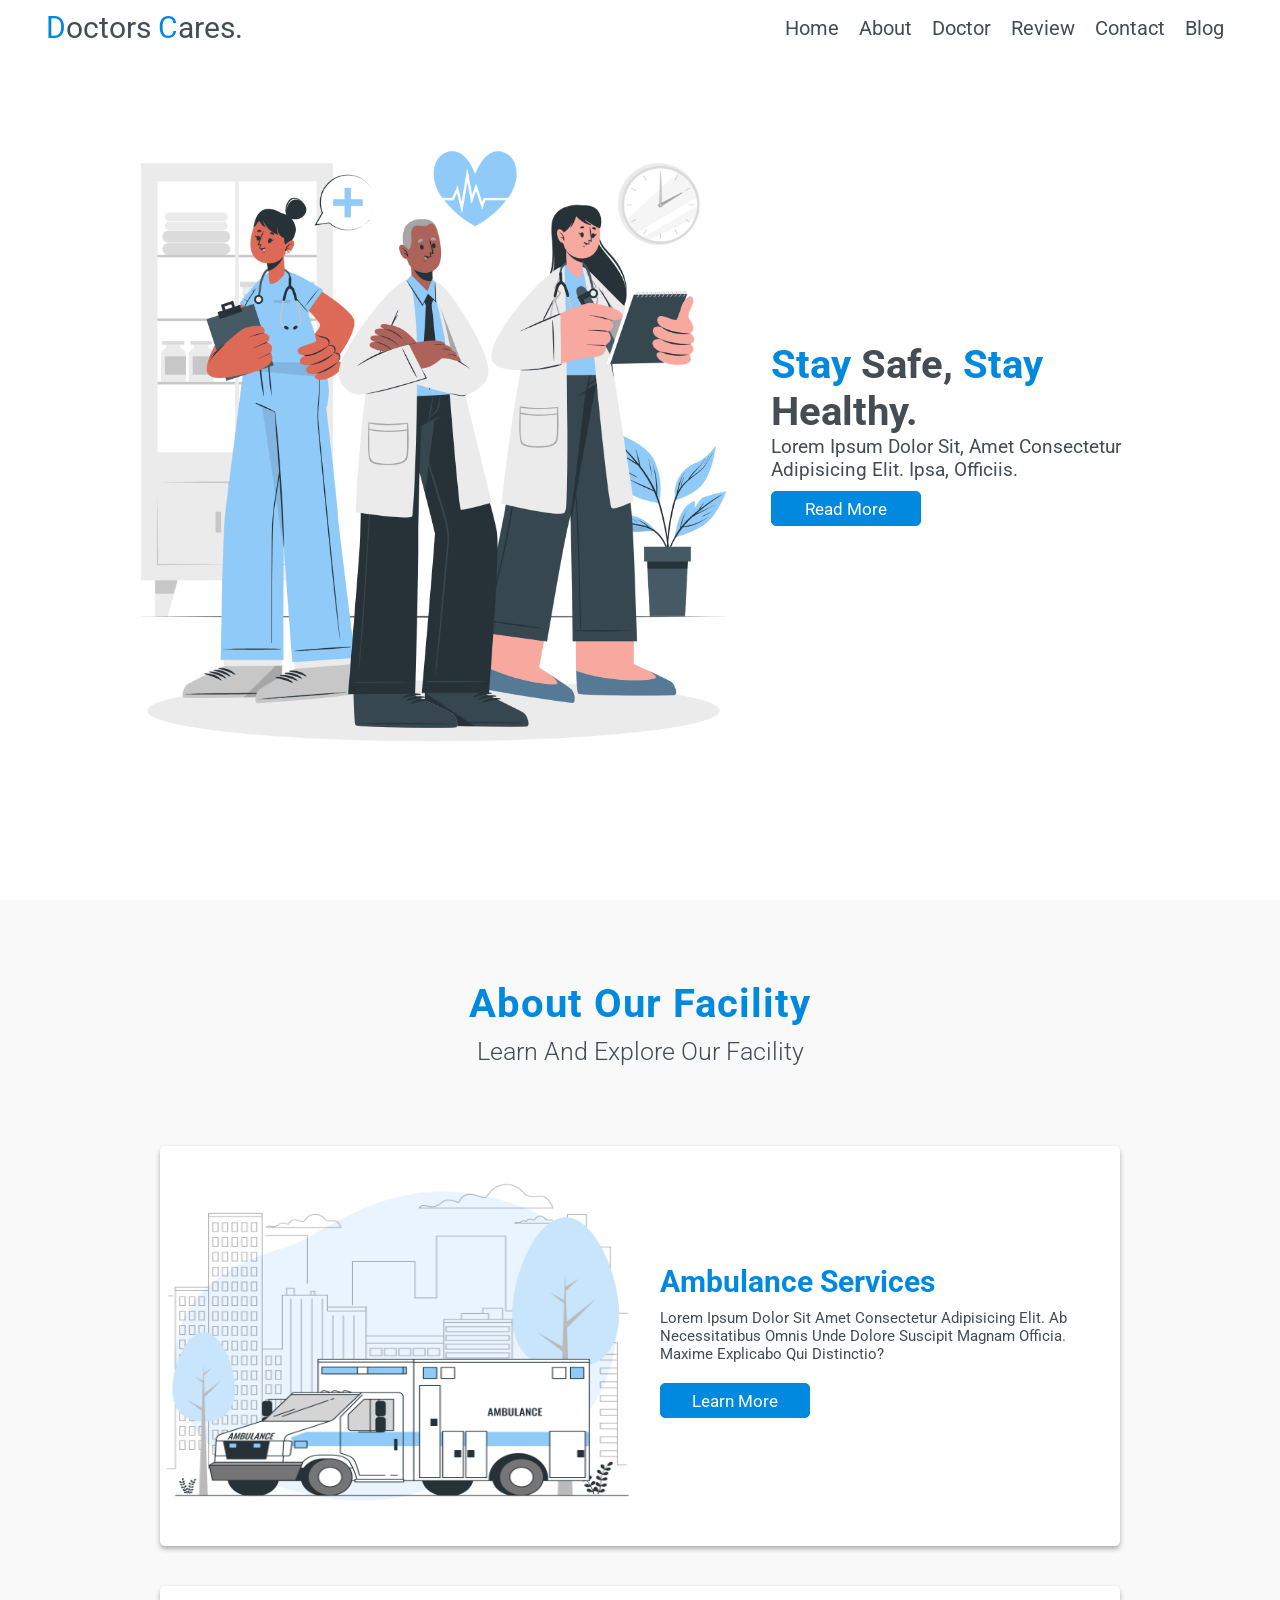
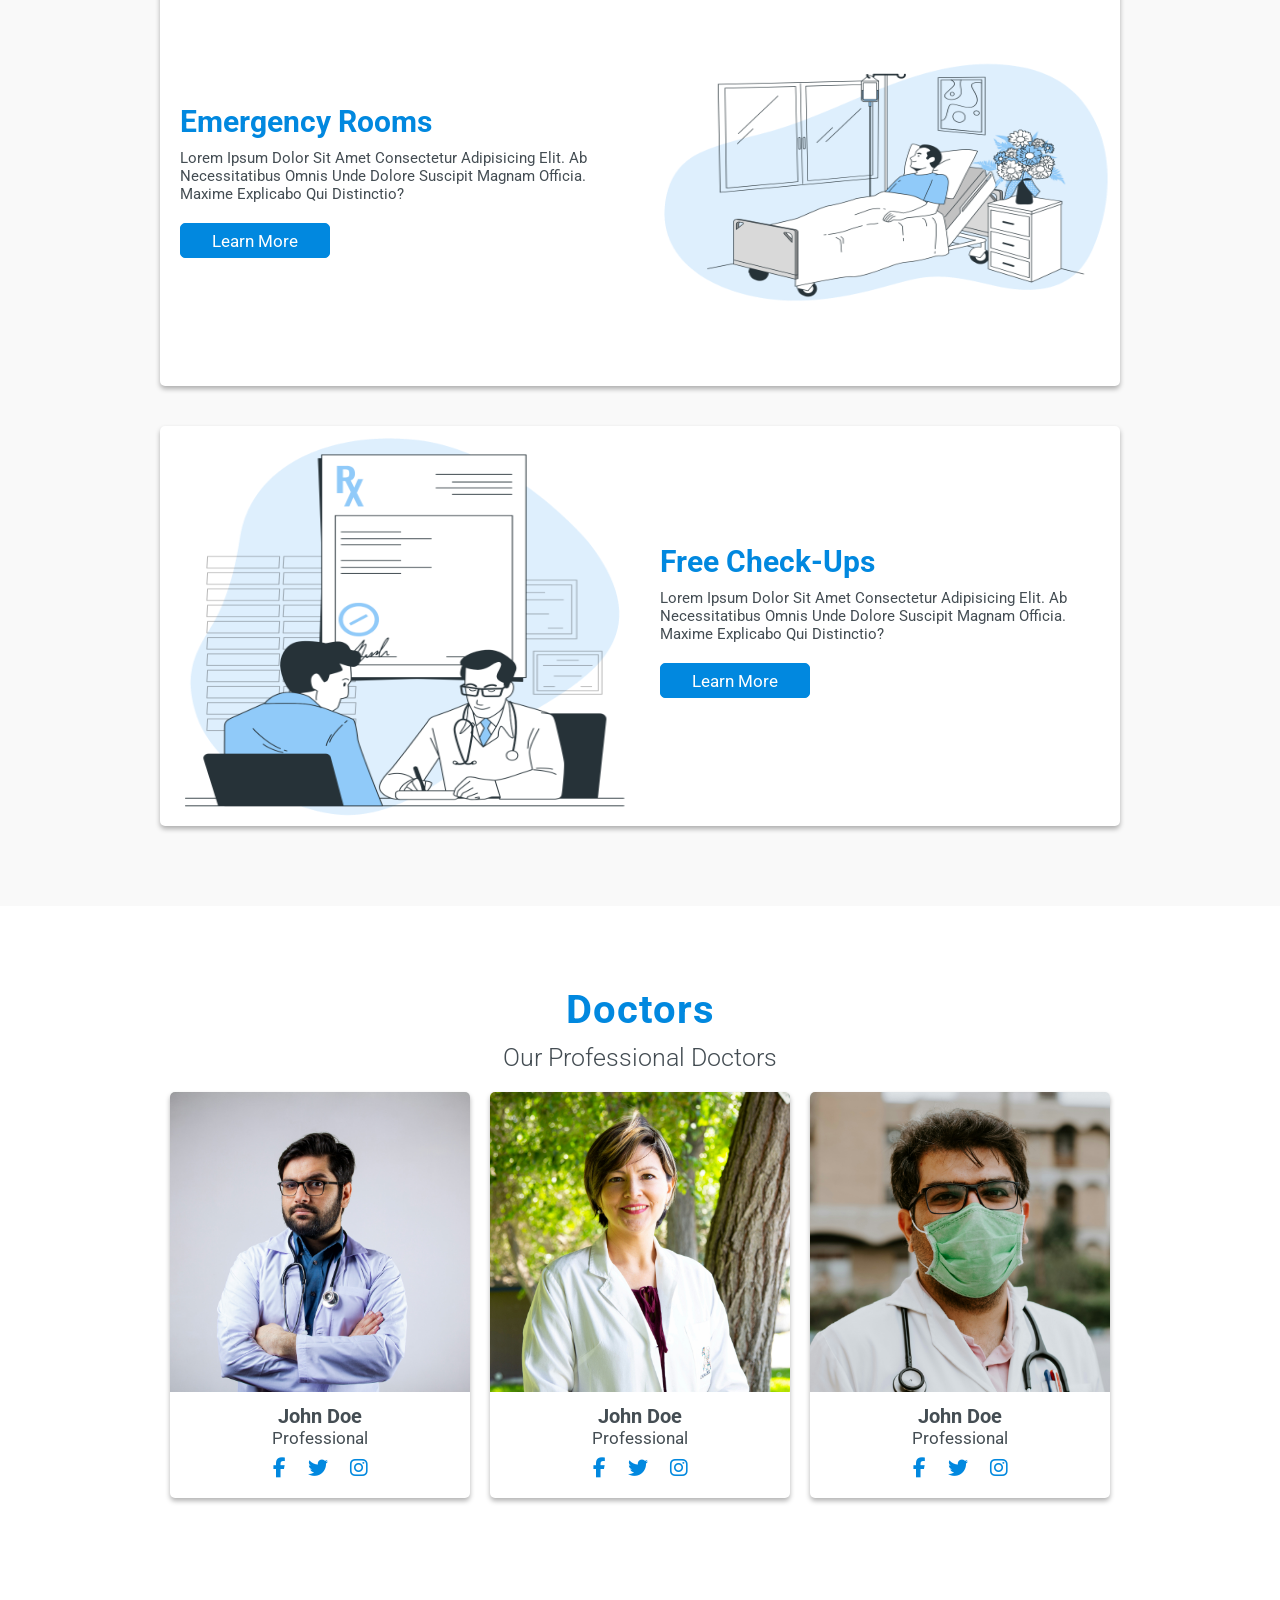
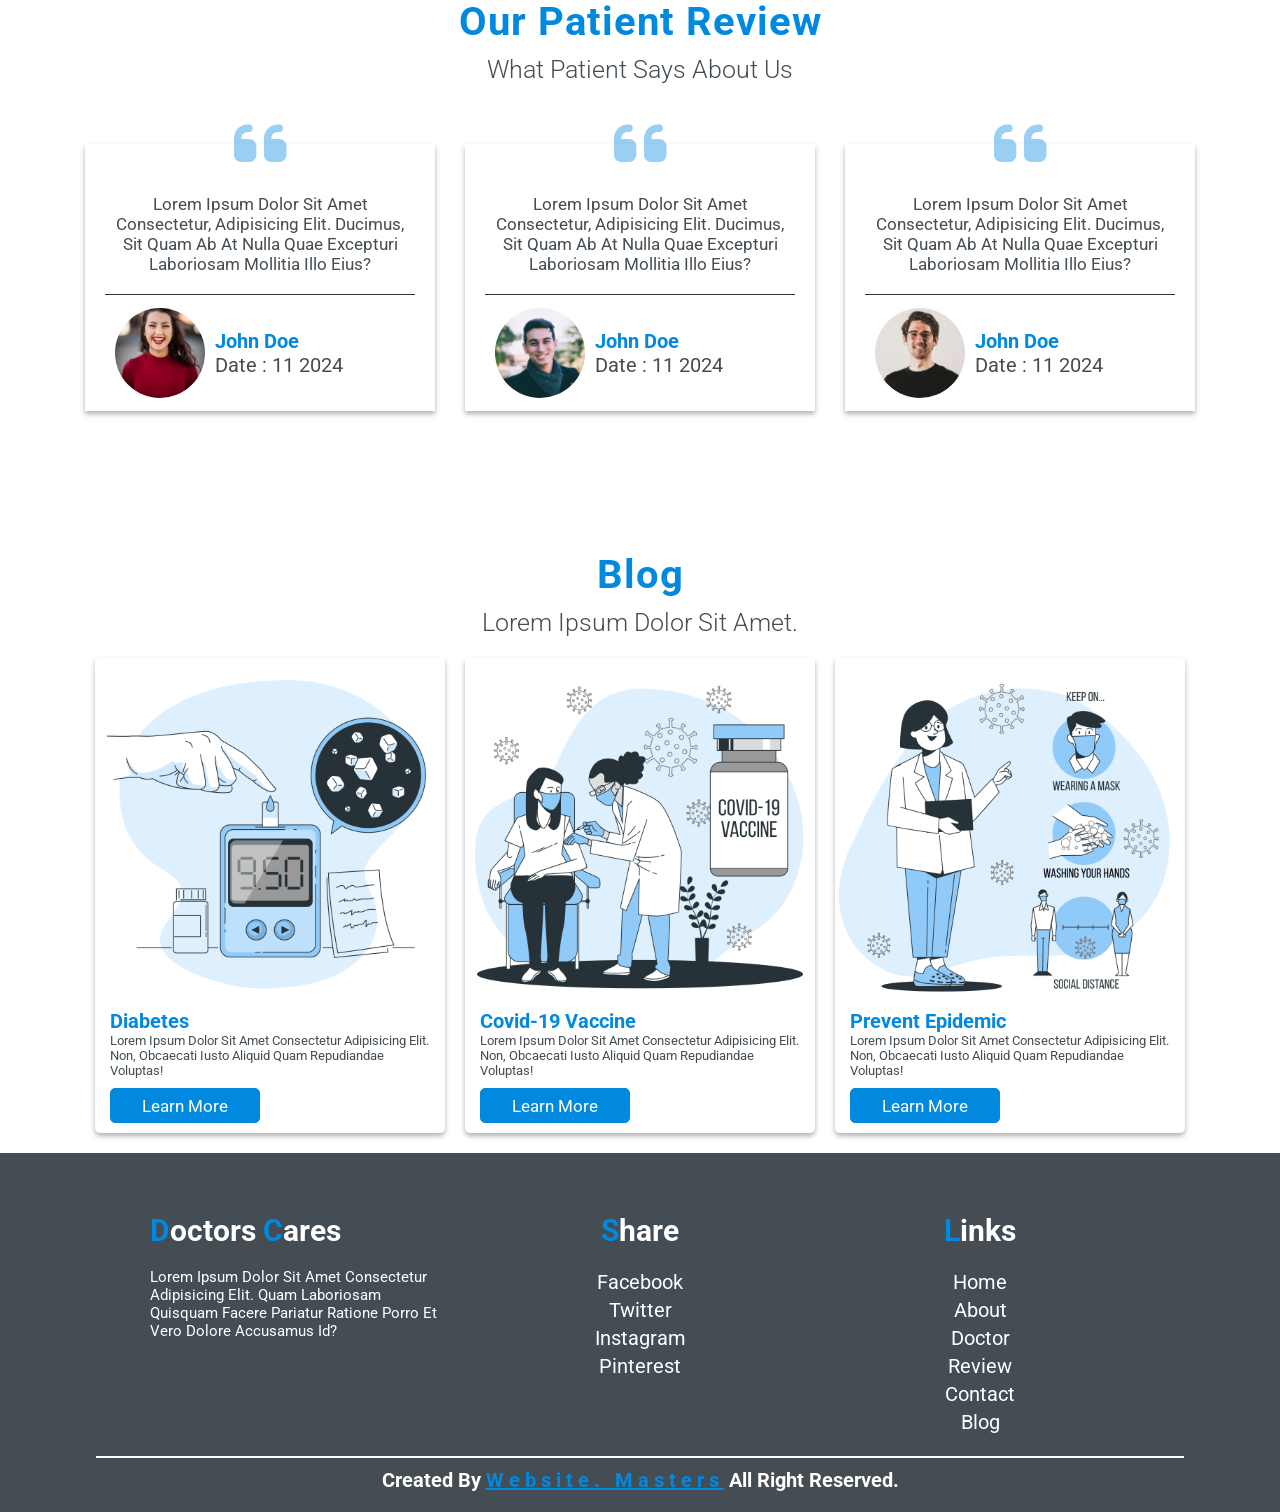
<file: index.html>
<!DOCTYPE html>
<html lang="en">

<head>
    <meta charset="UTF-8">
    <meta name="viewport" content="width=device-width, initial-scale=1.0">
    <title>Complete Responsive Hospital Website Design Tutorial</title>

    <!-- font awesome cdn link  -->
    <link rel="stylesheet" href="https://cdnjs.cloudflare.com/ajax/libs/font-awesome/6.5.2/css/all.min.css">

    <!-- custom css file link  -->
    <link rel="stylesheet" href="home.css">
</head>

<body>


    <!-- header navbar section start  -->

    <header>

        <!-- logo name  -->
        <a href="#" class="logo"><span>D</span>octors <span>C</span>ares.</a>

        <!-- navbar link  -->
        <nav class="navbar">
            <ul>
                <li><a href="#home">home</a></li>
                <li><a href="#about">about</a></li>
                <li><a href="#doctor">doctor</a></li>
                <li><a href="#review">review</a></li>
                <li><a href="contact.html">contact</a></li>
                <li><a href="#blog">blog</a></li>
            </ul>
        </nav>

        <div class="fas fa-bars"></div>
    </header>
    <!-- header navbar section end  -->

    <!-- home section start  -->

    <section id="home" class="home">

        <div class="row">

            <!-- home images  -->
            <div class="images">
                <img src="images/home.png" alt="">
            </div>

            <!-- home heading  -->
            <div class="content">
                <h1><span>Stay</span> Safe, <span>Stay</span> Healthy.</h1>
                <p>Lorem ipsum dolor sit, amet consectetur adipisicing elit. Ipsa, officiis.</p>
                <a href="#"><button class="button">read more</button></a>
            </div>
        </div>
    </section>
    <!-- home section end  -->

    <!-- about section start  -->

    <section id="about" class="about">

        <h1 class="heading">about our facility</h1>
        <h3 class="title">learn and explore our facility</h3>

        <div class="box-container">

            <!-- start here  -->
            <div class="box">
                <!-- about images  -->
                <div class="images">
                    <img src="images/about-1.png" alt="">
                </div>
                
                <!-- about heading & text  -->
                <div class="content">
                    <h3>ambulance services</h3>
                    <p>Lorem ipsum dolor sit amet consectetur adipisicing elit. Ab necessitatibus omnis unde dolore suscipit magnam officia. Maxime explicabo qui distinctio?</p>
                 <a href="#"><button class="button">learn more</button></a>   
                </div>
            </div>
            <!-- end here  -->

            
            <!-- start here  -->
            <div class="box">
                <!-- about images  -->
                <div class="images">
                    <img src="images/about-2.png" alt="">
                </div>
                
                <!-- about heading & text  -->
                <div class="content">
                    <h3>emergency rooms</h3>
                    <p>Lorem ipsum dolor sit amet consectetur adipisicing elit. Ab necessitatibus omnis unde dolore suscipit magnam officia. Maxime explicabo qui distinctio?</p>
                 <a href="#"><button class="button">learn more</button></a>   
                </div>
            </div>
            <!-- end here  -->

            
            <!-- start here  -->
            <div class="box">
                <!-- about images  -->
                <div class="images">
                    <img src="images/about-3.png" alt="">
                </div>
                
                <!-- about heading & text  -->
                <div class="content">
                    <h3>free check-ups</h3>
                    <p>Lorem ipsum dolor sit amet consectetur adipisicing elit. Ab necessitatibus omnis unde dolore suscipit magnam officia. Maxime explicabo qui distinctio?</p>
                 <a href="#"><button class="button">learn more</button></a>   
                </div>
            </div>
            <!-- end here  -->
           </div>
    </section>

    <!-- about section end  -->
    
    <!-- card section start  -->

    <section id="doctor" class="card">

        <div class="container">

            <h1 class="heading">doctors</h1>
            <h3 class="title">our professional doctors</h3>

            <div class="box-container">

                <!-- start here  -->
                <div class="box">
                    <img src="images/doctor-1.jpg" alt="">                
                    
                    <div class="content">
                        <a href="#">
                            <h2>john doe</h2>
                        </a>
                        <p>professional</p>

                        <!-- card icons  -->
                        <div class="icons">
                            <a href="#" class="fab fa-facebook-f"></a>
                            <a href="#" class="fab fa-twitter"></a>
                            <a href="#" class="fab fa-instagram"></a>
                        </div>
                    </div>
                </div>
                <!-- end here  -->

                 <!-- start here  -->
                 <div class="box">
                    <img src="images/doctor-2.jpg" alt="">                
                    
                    <div class="content">
                        <a href="#">
                            <h2>john doe</h2>
                        </a>
                        <p>professional</p>

                        <!-- card icons  -->
                        <div class="icons">
                            <a href="#" class="fab fa-facebook-f"></a>
                            <a href="#" class="fab fa-twitter"></a>
                            <a href="#" class="fab fa-instagram"></a>
                        </div>
                    </div>
                </div>
                <!-- end here  -->

                 <!-- start here  -->
                 <div class="box">
                    <img src="images/doctor-3.jpg" alt="">                
                    
                    <div class="content">
                        <a href="#">
                            <h2>john doe</h2>
                        </a>
                        <p>professional</p>

                        <!-- card icons  -->
                        <div class="icons">
                            <a href="#" class="fab fa-facebook-f"></a>
                            <a href="#" class="fab fa-twitter"></a>
                            <a href="#" class="fab fa-instagram"></a>
                        </div>
                    </div>
                </div>
                <!-- end here  -->

            </div>
        </div>
    </section>
    <!-- card section end  -->

    <!-- review section start  -->

    <section id="review" class="review">

        <h1 class="heading">our patient review</h1>
        <h3 class="title">what patient says about us</h3>

        <div class="box-container">

            <!-- start here  -->
            <div class="box">
                <i class="fas fa-quote-left"></i>
                <p>Lorem ipsum dolor sit amet consectetur, adipisicing elit. Ducimus, sit quam ab at nulla quae excepturi laboriosam mollitia illo eius?</p>

                <div class="images">
                    <img src="images/img-1.jpg" alt="">

                    <div class="info">
                        <h3>john doe</h3>
                        <span>date : 11 2024</span>
                    </div>
                </div>
            </div>
            <!-- end here  -->

            
            <!-- start here  -->
            <div class="box">
                <i class="fas fa-quote-left"></i>
                <p>Lorem ipsum dolor sit amet consectetur, adipisicing elit. Ducimus, sit quam ab at nulla quae excepturi laboriosam mollitia illo eius?</p>

                <div class="images">
                    <img src="images/img-2.jpg" alt="">

                    <div class="info">
                        <h3>john doe</h3>
                        <span>date : 11 2024</span>
                    </div>
                </div>
            </div>
            <!-- end here  -->

            
            <!-- start here  -->
            <div class="box">
                <i class="fas fa-quote-left"></i>
                <p>Lorem ipsum dolor sit amet consectetur, adipisicing elit. Ducimus, sit quam ab at nulla quae excepturi laboriosam mollitia illo eius?</p>

                <div class="images">
                    <img src="images/img-3.jpg" alt="">

                    <div class="info">
                        <h3>john doe</h3>
                        <span>date : 11 2024</span>
                    </div>
                </div>
            </div>
            <!-- end here  -->
        </div>
    </section>
    <!-- review section end  -->
 
    <!-- contact section start  -->

   



    <!-- contact section end  -->


    <!-- blog section start  -->

    <section id="blog" class="blog">

        <h1 class="heading">blog</h1>
        <h3 class="title">Lorem ipsum dolor sit amet.</h3>

        <div class="box-container">

            <!-- start here  -->
            <div class="box">
                <!-- images  -->
                <img src="images/blog 1.png" alt="">

                <div class="content">
                    <a href="#">
                        <h2>diabetes</h2>
                    </a>
                    <p>Lorem ipsum dolor sit amet consectetur adipisicing elit. Non, obcaecati iusto aliquid quam repudiandae voluptas!</p>
                     <!-- button  -->
                    <a href="#"> <button class="button">learn more</button></a>
                </div>
            </div>
            <!-- end here  -->

            
            <!-- start here  -->
            <div class="box">
                <!-- images  -->
                <img src="images/blog 2.png" alt="">

                <div class="content">
                    <a href="#">
                        <h2>covid-19 vaccine</h2>
                    </a>
                    <p>Lorem ipsum dolor sit amet consectetur adipisicing elit. Non, obcaecati iusto aliquid quam repudiandae voluptas!</p>
                     <!-- button  -->
                    <a href="#"> <button class="button">learn more</button></a>
                </div>
            </div>
            <!-- end here  -->

            
            <!-- start here  -->
            <div class="box">
                <!-- images  -->
                <img src="images/blog 3.png" alt="">

                <div class="content">
                    <a href="#">
                        <h2>prevent epidemic</h2>
                    </a>
                    <p>Lorem ipsum dolor sit amet consectetur adipisicing elit. Non, obcaecati iusto aliquid quam repudiandae voluptas!</p>
                     <!-- button  -->
                    <a href="#"> <button class="button">learn more</button></a>
                </div>
            </div>
            <!-- end here  -->
        </div>
    </section>
    <!-- blog section end  -->
    <!-- footer section start  -->
    <section class="footer">
        <div class="box">
            <h2 class="logo"><span>D</span>octors <span>C</span>ares</h2>
            <p>Lorem ipsum dolor sit amet consectetur adipisicing elit. Quam laboriosam quisquam facere pariatur ratione porro et vero dolore accusamus id?</p>
        </div>
        <div class="box">
            <h2 class="logo"><span>S</span>hare</h2>
            <a href="#">facebook</a>
            <a href="#">twitter</a>
            <a href="#">instagram</a>
            <a href="#">pinterest</a>
        </div>
        <div class="box">
            <h2 class="logo"><span>L</span>inks</h2>
            <a href="#">home</a>
            <a href="#">about</a>
            <a href="#">Doctor</a>
            <a href="#">Review</a>
            <a href="#">contact</a>
            <a href="#">blog</a>
        </div>
        <h1 class="credit">created by <span>Website. Masters</span> all right reserved.</h1>
    </section>
    <!-- footer section end  -->
    <!-- jquery cdn link  -->
    <script src="https://cdnjs.cloudflare.com/ajax/libs/jquery/3.7.1/jquery.min.js"></script>

    <!-- custom js file link  -->
    <script src="js/main.js"></script>
</body>

</html>
</file>
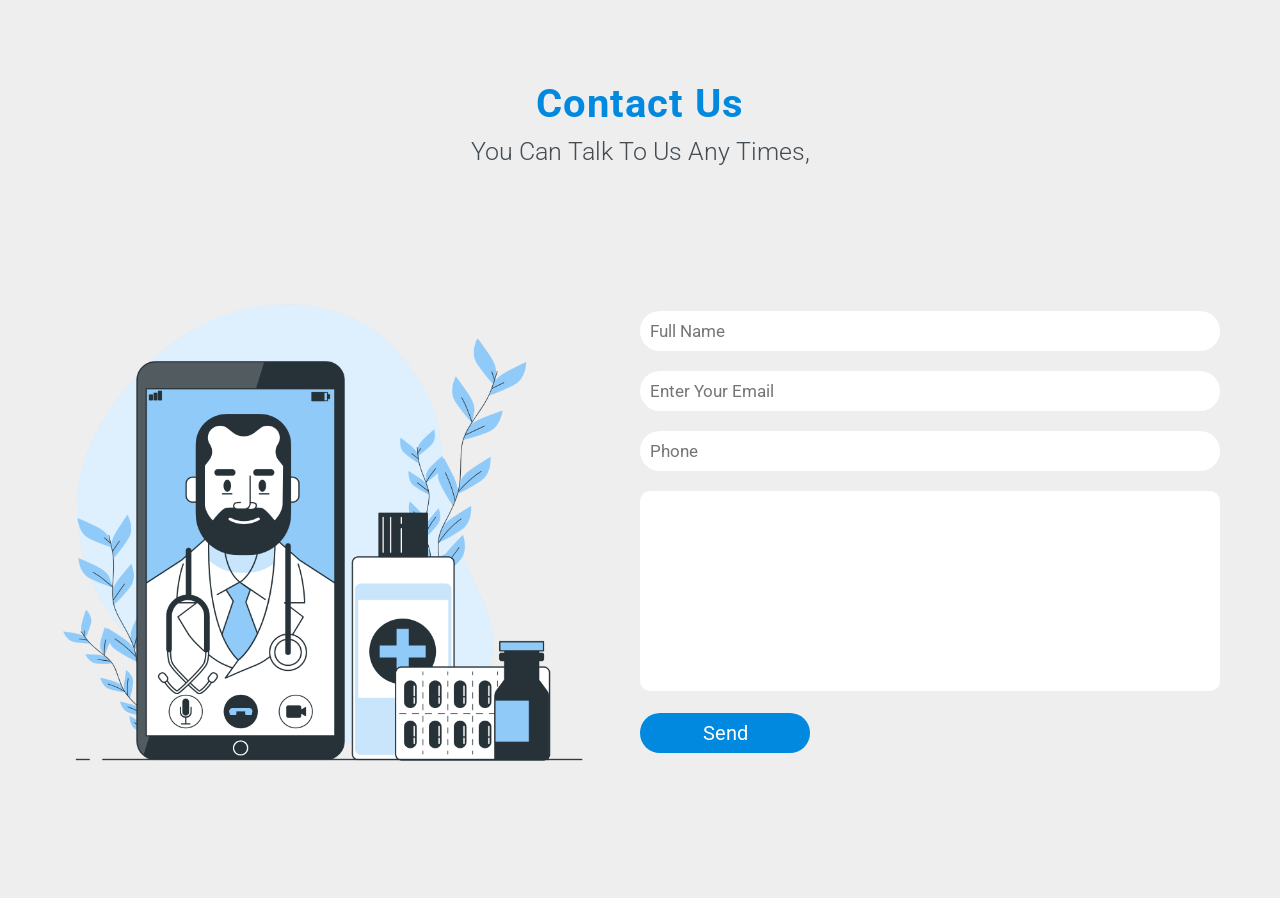
<file: contact.html>
<!DOCTYPE html>
<html lang="en">
<head>
    <meta charset="UTF-8">
    <meta name="viewport" content="width=device-width, initial-scale=1.0">
    <link rel="stylesheet" href="home.css">
    <title>Document</title>
</head>
<body>
    <section id="contact" class="contact">

        <h1 class="heading">contact us</h1>
        <h3 class="title">you can talk to us any times,</h3>
    
        <div class="row">
    
            <!-- form images  -->
            <div class="images">
                <img src="images/form.png" alt="">
            </div>
    
            <div class="form-container">    
    
            <input type="text" placeholder="full name" name="" id="">
            <input type="email" placeholder="enter your email" name="" id="">
    
            <input type="number" placeholder="phone" name="" id="">
            <textarea name="" cols="30" rows="10" id=""></textarea>
            <input type="submit" value="send">
            </div>
        </div>
    </section>
</body>
</html>
</file>
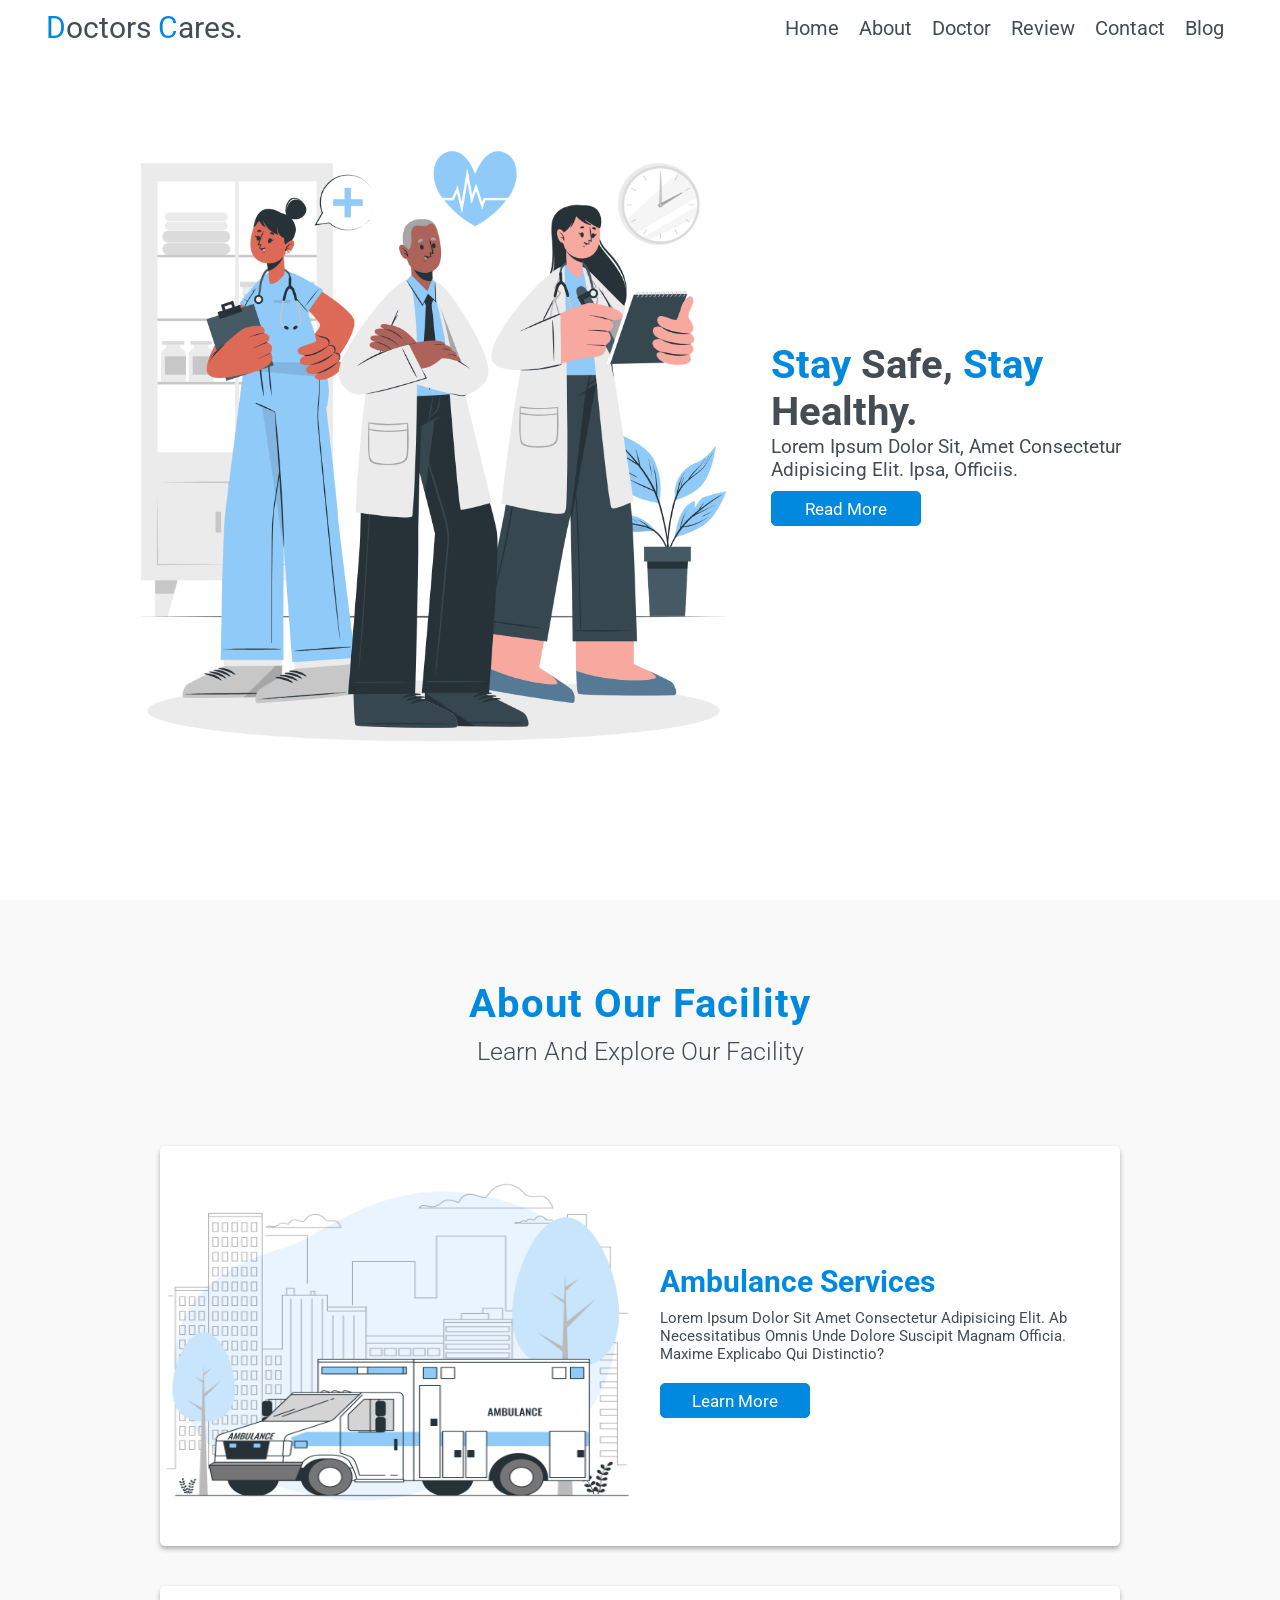
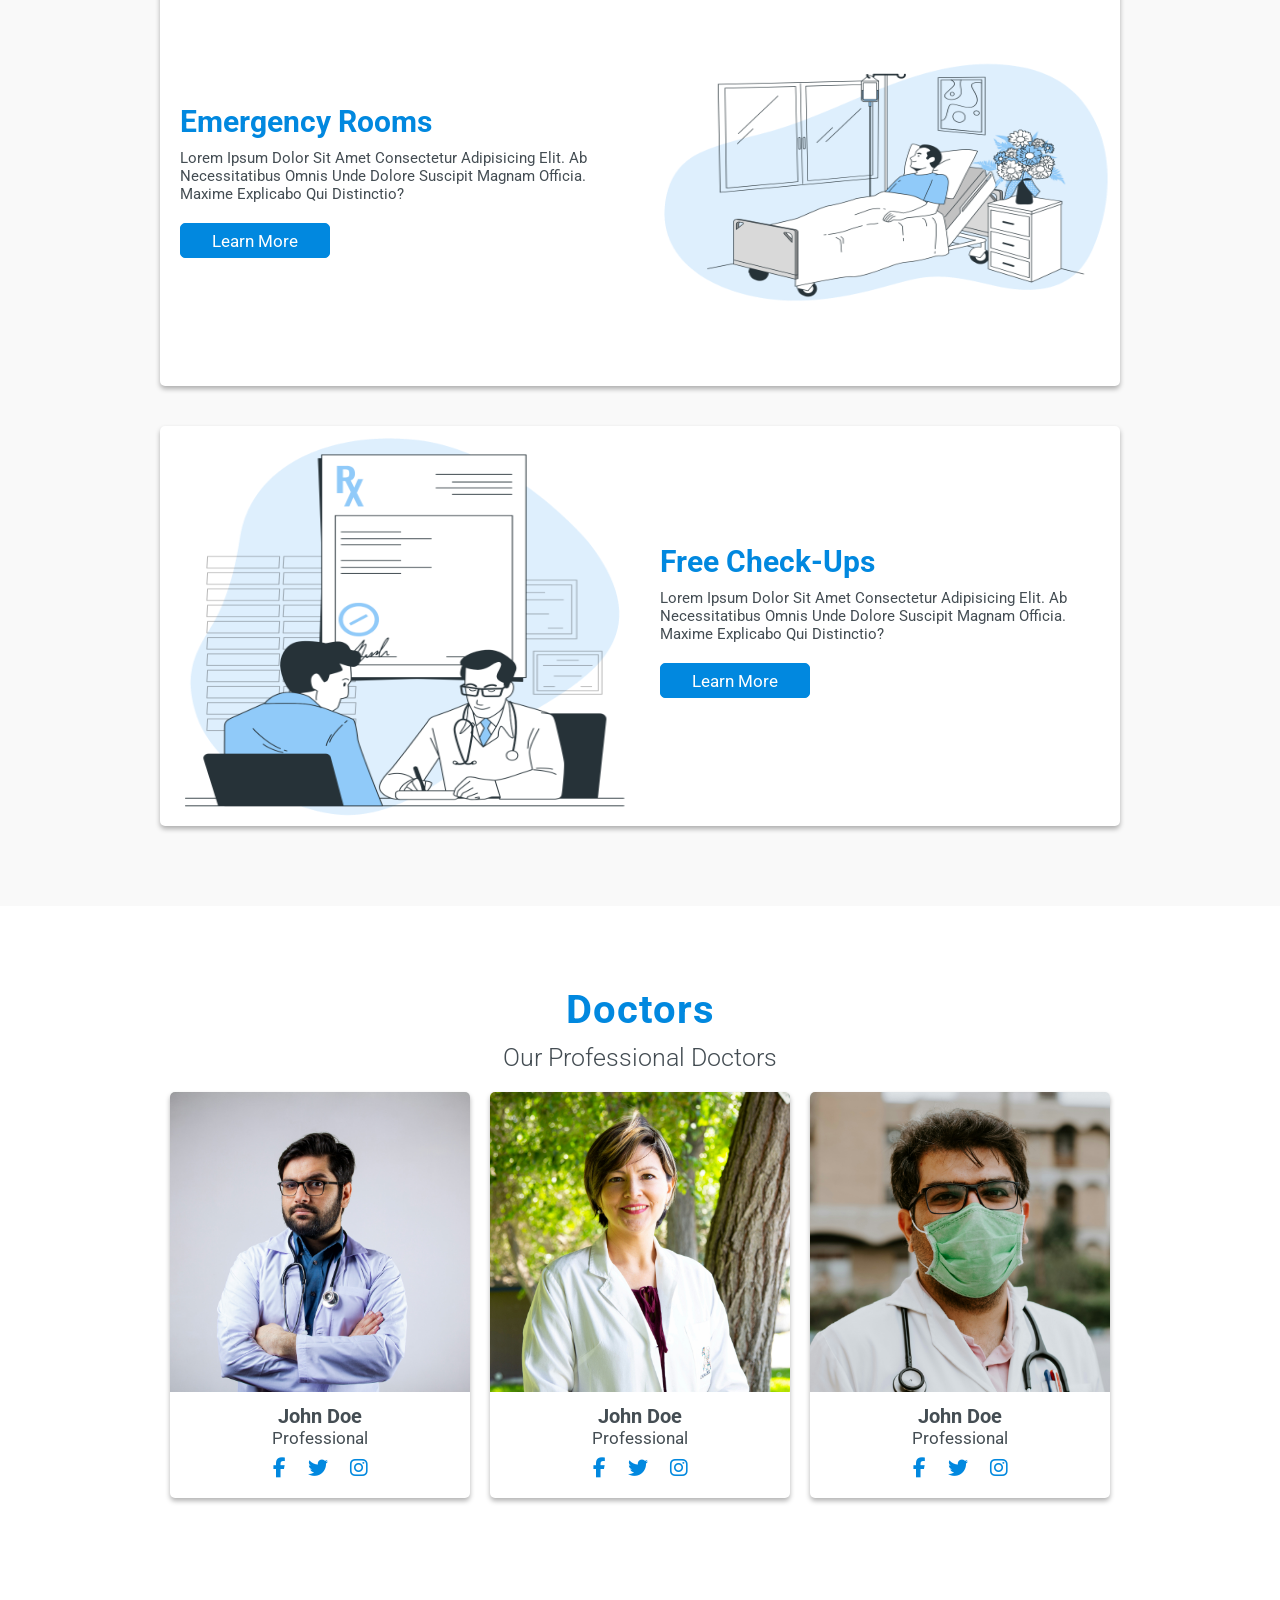
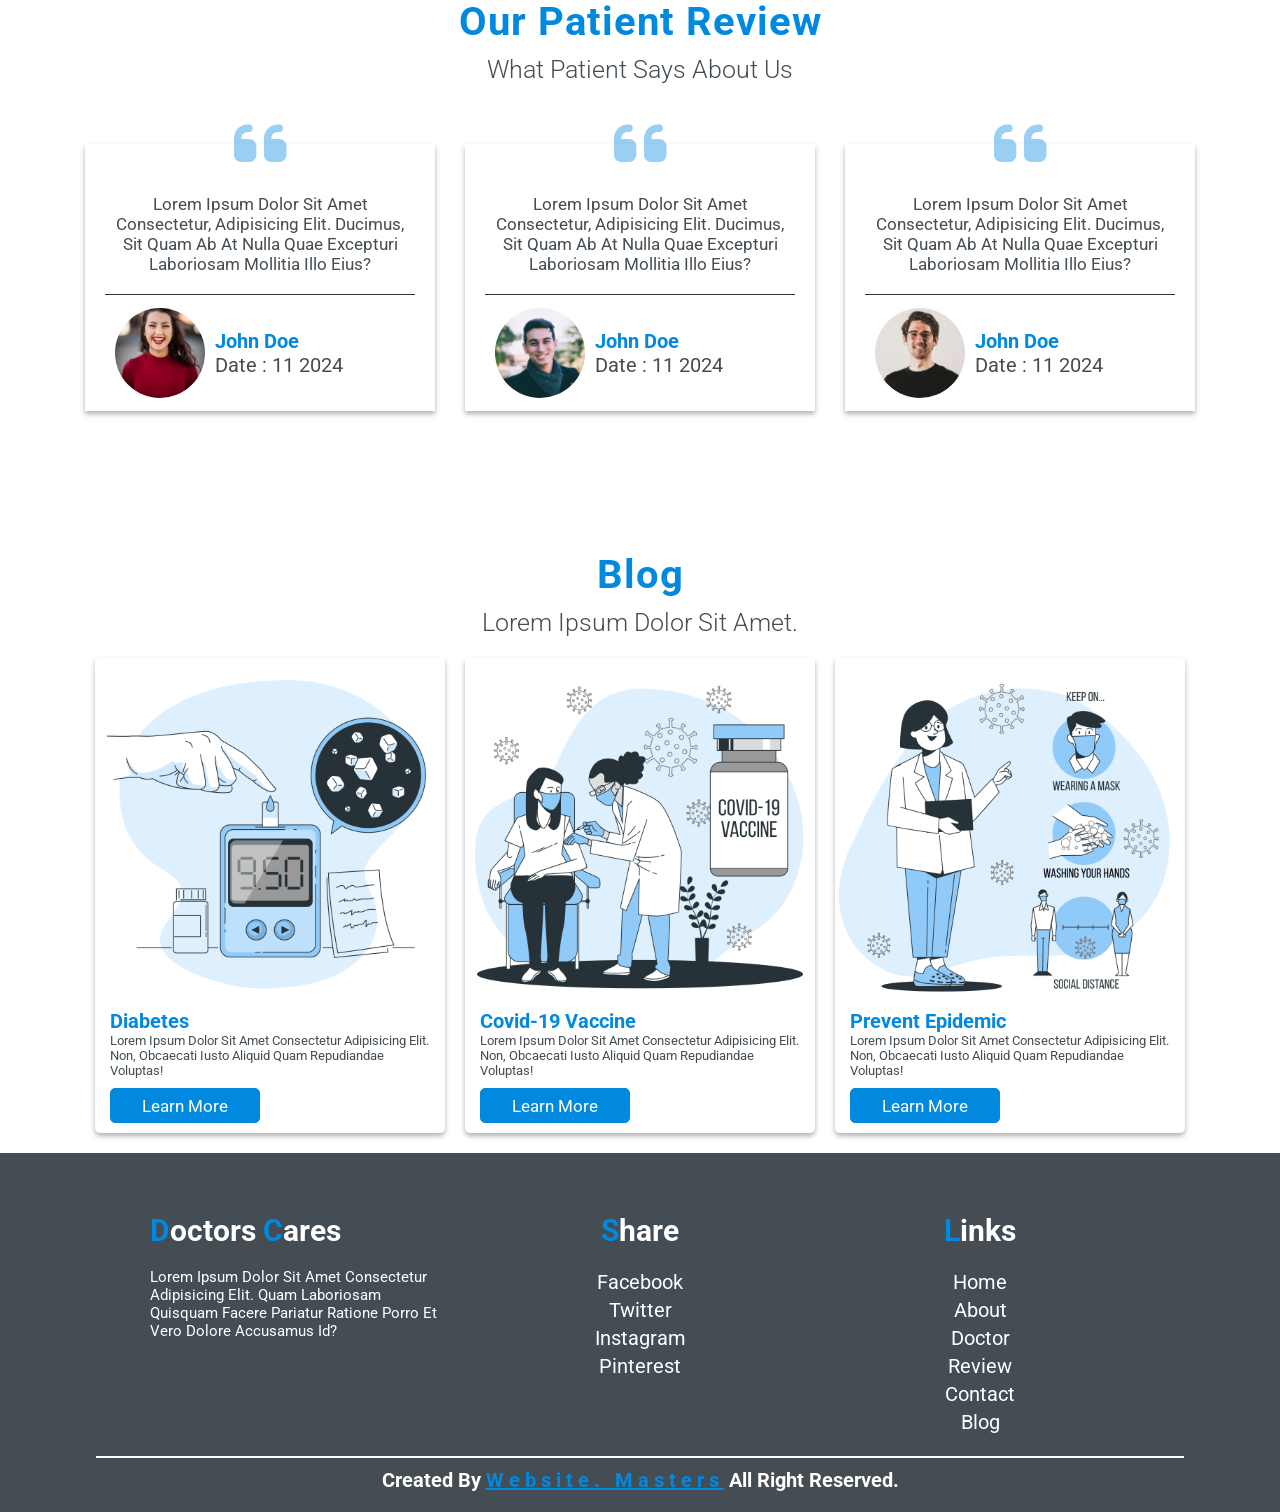
<file: home.html>
<!DOCTYPE html>
<html lang="en">

<head>
    <meta charset="UTF-8">
    <meta name="viewport" content="width=device-width, initial-scale=1.0">
    <title>Complete Responsive Hospital Website Design Tutorial</title>

    <!-- font awesome cdn link  -->
    <link rel="stylesheet" href="https://cdnjs.cloudflare.com/ajax/libs/font-awesome/6.5.2/css/all.min.css">

    <!-- custom css file link  -->
    <link rel="stylesheet" href="home.css">
</head>

<body>


    <!-- header navbar section start  -->

    <header>

        <!-- logo name  -->
        <a href="#" class="logo"><span>D</span>octors <span>C</span>ares.</a>

        <!-- navbar link  -->
        <nav class="navbar">
            <ul>
                <li><a href="#home">home</a></li>
                <li><a href="#about">about</a></li>
                <li><a href="#doctor">doctor</a></li>
                <li><a href="#review">review</a></li>
                <li><a href="contact.html">contact</a></li>
                <li><a href="#blog">blog</a></li>
            </ul>
        </nav>

        <div class="fas fa-bars"></div>
    </header>
    <!-- header navbar section end  -->

    <!-- home section start  -->

    <section id="home" class="home">

        <div class="row">

            <!-- home images  -->
            <div class="images">
                <img src="../images/home.png" alt="">
            </div>

            <!-- home heading  -->
            <div class="content">
                <h1><span>Stay</span> Safe, <span>Stay</span> Healthy.</h1>
                <p>Lorem ipsum dolor sit, amet consectetur adipisicing elit. Ipsa, officiis.</p>
                <a href="#"><button class="button">read more</button></a>
            </div>
        </div>
    </section>
    <!-- home section end  -->

    <!-- about section start  -->

    <section id="about" class="about">

        <h1 class="heading">about our facility</h1>
        <h3 class="title">learn and explore our facility</h3>

        <div class="box-container">

            <!-- start here  -->
            <div class="box">
                <!-- about images  -->
                <div class="images">
                    <img src="../images/about-1.png" alt="">
                </div>
                
                <!-- about heading & text  -->
                <div class="content">
                    <h3>ambulance services</h3>
                    <p>Lorem ipsum dolor sit amet consectetur adipisicing elit. Ab necessitatibus omnis unde dolore suscipit magnam officia. Maxime explicabo qui distinctio?</p>
                 <a href="#"><button class="button">learn more</button></a>   
                </div>
            </div>
            <!-- end here  -->

            
            <!-- start here  -->
            <div class="box">
                <!-- about images  -->
                <div class="images">
                    <img src="../images/about-2.png" alt="">
                </div>
                
                <!-- about heading & text  -->
                <div class="content">
                    <h3>emergency rooms</h3>
                    <p>Lorem ipsum dolor sit amet consectetur adipisicing elit. Ab necessitatibus omnis unde dolore suscipit magnam officia. Maxime explicabo qui distinctio?</p>
                 <a href="#"><button class="button">learn more</button></a>   
                </div>
            </div>
            <!-- end here  -->

            
            <!-- start here  -->
            <div class="box">
                <!-- about images  -->
                <div class="images">
                    <img src="../images/about-3.png" alt="">
                </div>
                
                <!-- about heading & text  -->
                <div class="content">
                    <h3>free check-ups</h3>
                    <p>Lorem ipsum dolor sit amet consectetur adipisicing elit. Ab necessitatibus omnis unde dolore suscipit magnam officia. Maxime explicabo qui distinctio?</p>
                 <a href="#"><button class="button">learn more</button></a>   
                </div>
            </div>
            <!-- end here  -->
           </div>
    </section>

    <!-- about section end  -->
    
    <!-- card section start  -->

    <section id="doctor" class="card">

        <div class="container">

            <h1 class="heading">doctors</h1>
            <h3 class="title">our professional doctors</h3>

            <div class="box-container">

                <!-- start here  -->
                <div class="box">
                    <img src="../images/doctor-1.jpg" alt="">                
                    
                    <div class="content">
                        <a href="#">
                            <h2>john doe</h2>
                        </a>
                        <p>professional</p>

                        <!-- card icons  -->
                        <div class="icons">
                            <a href="#" class="fab fa-facebook-f"></a>
                            <a href="#" class="fab fa-twitter"></a>
                            <a href="#" class="fab fa-instagram"></a>
                        </div>
                    </div>
                </div>
                <!-- end here  -->

                 <!-- start here  -->
                 <div class="box">
                    <img src="../images/doctor-2.jpg" alt="">                
                    
                    <div class="content">
                        <a href="#">
                            <h2>john doe</h2>
                        </a>
                        <p>professional</p>

                        <!-- card icons  -->
                        <div class="icons">
                            <a href="#" class="fab fa-facebook-f"></a>
                            <a href="#" class="fab fa-twitter"></a>
                            <a href="#" class="fab fa-instagram"></a>
                        </div>
                    </div>
                </div>
                <!-- end here  -->

                 <!-- start here  -->
                 <div class="box">
                    <img src="../images/doctor-3.jpg" alt="">                
                    
                    <div class="content">
                        <a href="#">
                            <h2>john doe</h2>
                        </a>
                        <p>professional</p>

                        <!-- card icons  -->
                        <div class="icons">
                            <a href="#" class="fab fa-facebook-f"></a>
                            <a href="#" class="fab fa-twitter"></a>
                            <a href="#" class="fab fa-instagram"></a>
                        </div>
                    </div>
                </div>
                <!-- end here  -->

            </div>
        </div>
    </section>
    <!-- card section end  -->

    <!-- review section start  -->

    <section id="review" class="review">

        <h1 class="heading">our patient review</h1>
        <h3 class="title">what patient says about us</h3>

        <div class="box-container">

            <!-- start here  -->
            <div class="box">
                <i class="fas fa-quote-left"></i>
                <p>Lorem ipsum dolor sit amet consectetur, adipisicing elit. Ducimus, sit quam ab at nulla quae excepturi laboriosam mollitia illo eius?</p>

                <div class="images">
                    <img src="../images/img-1.jpg" alt="">

                    <div class="info">
                        <h3>john doe</h3>
                        <span>date : 11 2024</span>
                    </div>
                </div>
            </div>
            <!-- end here  -->

            
            <!-- start here  -->
            <div class="box">
                <i class="fas fa-quote-left"></i>
                <p>Lorem ipsum dolor sit amet consectetur, adipisicing elit. Ducimus, sit quam ab at nulla quae excepturi laboriosam mollitia illo eius?</p>

                <div class="images">
                    <img src="../images/img-2.jpg" alt="">

                    <div class="info">
                        <h3>john doe</h3>
                        <span>date : 11 2024</span>
                    </div>
                </div>
            </div>
            <!-- end here  -->

            
            <!-- start here  -->
            <div class="box">
                <i class="fas fa-quote-left"></i>
                <p>Lorem ipsum dolor sit amet consectetur, adipisicing elit. Ducimus, sit quam ab at nulla quae excepturi laboriosam mollitia illo eius?</p>

                <div class="images">
                    <img src="../images/img-3.jpg" alt="">

                    <div class="info">
                        <h3>john doe</h3>
                        <span>date : 11 2024</span>
                    </div>
                </div>
            </div>
            <!-- end here  -->
        </div>
    </section>
    <!-- review section end  -->
 
    <!-- contact section start  -->

   



    <!-- contact section end  -->


    <!-- blog section start  -->

    <section id="blog" class="blog">

        <h1 class="heading">blog</h1>
        <h3 class="title">Lorem ipsum dolor sit amet.</h3>

        <div class="box-container">

            <!-- start here  -->
            <div class="box">
                <!-- images  -->
                <img src="../images/blog 1.png" alt="">

                <div class="content">
                    <a href="#">
                        <h2>diabetes</h2>
                    </a>
                    <p>Lorem ipsum dolor sit amet consectetur adipisicing elit. Non, obcaecati iusto aliquid quam repudiandae voluptas!</p>
                     <!-- button  -->
                    <a href="#"> <button class="button">learn more</button></a>
                </div>
            </div>
            <!-- end here  -->

            
            <!-- start here  -->
            <div class="box">
                <!-- images  -->
                <img src="../images/blog 2.png" alt="">

                <div class="content">
                    <a href="#">
                        <h2>covid-19 vaccine</h2>
                    </a>
                    <p>Lorem ipsum dolor sit amet consectetur adipisicing elit. Non, obcaecati iusto aliquid quam repudiandae voluptas!</p>
                     <!-- button  -->
                    <a href="#"> <button class="button">learn more</button></a>
                </div>
            </div>
            <!-- end here  -->

            
            <!-- start here  -->
            <div class="box">
                <!-- images  -->
                <img src="../images/blog 3.png" alt="">

                <div class="content">
                    <a href="#">
                        <h2>prevent epidemic</h2>
                    </a>
                    <p>Lorem ipsum dolor sit amet consectetur adipisicing elit. Non, obcaecati iusto aliquid quam repudiandae voluptas!</p>
                     <!-- button  -->
                    <a href="#"> <button class="button">learn more</button></a>
                </div>
            </div>
            <!-- end here  -->
        </div>
    </section>
    <!-- blog section end  -->
    <!-- footer section start  -->
    <section class="footer">
        <div class="box">
            <h2 class="logo"><span>D</span>octors <span>C</span>ares</h2>
            <p>Lorem ipsum dolor sit amet consectetur adipisicing elit. Quam laboriosam quisquam facere pariatur ratione porro et vero dolore accusamus id?</p>
        </div>
        <div class="box">
            <h2 class="logo"><span>S</span>hare</h2>
            <a href="#">facebook</a>
            <a href="#">twitter</a>
            <a href="#">instagram</a>
            <a href="#">pinterest</a>
        </div>
        <div class="box">
            <h2 class="logo"><span>L</span>inks</h2>
            <a href="#">home</a>
            <a href="#">about</a>
            <a href="#">Doctor</a>
            <a href="#">Review</a>
            <a href="#">contact</a>
            <a href="#">blog</a>
        </div>
        <h1 class="credit">created by <span>Website. Masters</span> all right reserved.</h1>
    </section>
    <!-- footer section end  -->
    <!-- jquery cdn link  -->
    <script src="https://cdnjs.cloudflare.com/ajax/libs/jquery/3.7.1/jquery.min.js"></script>

    <!-- custom js file link  -->
    <script src="./js/main.js"></script>
</body>

</html>
</file>
<file: home.css>
/* google font   */
@import url('https://fonts.googleapis.com/css2?family=Roboto:ital,wght@0,100;0,300;0,400;0,500;0,700;0,900;1,100;1,300;1,400;1,500;1,700;1,900&display=swap');

/* root color  */
:root{
  --blue:#0188df;
  --black:#444d53;
  --wight:#fff;
}

/* custom css  */
*{
  font-family: "Roboto", sans-serif;
  margin: 0; padding: 0;
  text-decoration: none;
  text-transform: capitalize;
  outline: none;
  box-sizing: border-box;
  transition: all linear .2s;
}

html{
  font-size: 62.5%;
  overflow-x: hidden;
}

/* button  */
.button{
  height: 3.5rem;
  width: 15rem;
  background: var(--blue);
  color: var(--wight);
  font-size: 1.7rem;
  text-transform: capitalize;
  border-radius: .5rem;
  cursor: pointer;
  margin: 1rem 0;
  border: .1rem solid var(--blue);
}

.button:hover{
  border: .1rem solid var(--blue);
  background: var(--wight);
  color: var(--blue);
  letter-spacing: .2rem;
}

/* heading  */
.heading{
  text-align: center;
  font-size: 4rem;
  padding: 1rem;
  padding-top: 8rem;
  color: var(--blue);
  letter-spacing: .1rem;
}
/* title  */
.title{
  text-align: center;
  padding: 0rem 1rem;
  font-size: 2.5rem;
  color: var(--black);
  font-weight: 300;
}



/* header navbar section start  */

header{
  width: 96%;
  background: var(--wight);
  position:fixed;
  top: 0;
  left: 50%;
  transform: translate(-50%);
  display: flex;
  align-items: center;
  justify-content: space-between;
  padding: 1rem 2rem;
  z-index: 1000;
}

/* logo name  */
header a{
  color: var(--black);
}

header a:hover{
  color: var(--blue);
}

header .logo{
  font-size: 3rem;
}

header .logo span{
  color: var(--blue);
}

/* navbar link  */
header .navbar ul{
  display: flex;
  align-items: center;
  justify-content: space-between;
  list-style: none;
}

header .navbar ul li{
  margin: 0 1rem;
}

header .navbar ul li a{
  font-size: 2rem;
  color: var(--black);
}

header .navbar ul li a:hover{
  color: var(--blue);
}

header .fa-bars{
  font-size: 3rem;
  color: var(--blue);
  cursor: pointer;
  display: none;
}

header .fa-times{
  transform: rotate(180deg);
}


.header-active{
  top: 0;
  width: 100%;
  box-shadow: .1rem .3rem rgba(0,0,0,.3);
}



/* header navbar section end  */

/* home section start  */

.home{
  min-height: 100vh;
  padding-top: 10rem;
}

.home .row{
  display: flex;
  align-items: center;
  justify-content: space-around;
  width: 85%;
  margin: 0 auto;
}

/* home images  */
.home .row .images img{
  height: 75vh;
}

/* home heading  */
.home .content h1{
  font-size: 4rem;
  color: var(--black);
}

.home .content h1 span{
  color: var(--blue);
}

.home .content p{
  font-size: 1.9rem;
  color: var(--black);
}


/* home section end  */


/* about section start  */
.about{
  background-color: #f9f9f9;
}

.about .box-container{
  padding: 4rem 0;
}

.about .box-container .box{
  width: 75%;
  margin: 4rem auto;
  border-radius: .5rem;
  box-shadow: 0 .3rem .5rem rgba(0,0,0,.3);
  display: flex;
  align-items: center;
  overflow: hidden;
  background: var(--wight);
}

/* about images  */
.about .box-container .box .images{
  height: 40rem;
  width: 50%;
}

.about .box-container .box .images img{
  height: 100%;
  width: 100%;
}

/* about heading & text */
.about .box-container .box .content{
  height: 100%;
  width: 50%;
  padding: 2rem;
}

.about .box-container .box .content h3{
  font-size: 3rem;
  color: var(--blue);
  display: flex;
  align-items: start;
}

.about .box-container .box .content p{
  font-size: 1.5rem;
  color: var(--black);
  padding: 1rem 0;
  text-align: start;
}

.about .box-container .box:nth-child(even){
  flex-flow: row-reverse;
}


 /* about section end  */

/* card section start  */

.card .box-container{
  display: flex;
  justify-content: center;
  flex-wrap: wrap;
}

.card .box-container .box{
  width: 30rem;
  margin: 2rem 1rem;
  overflow: hidden;
  border-radius: .5rem;
  box-shadow: 0 .3rem .5rem rgba(0,0,0,.3);
}

/* card images  */
.card .box-container .box img{
  height: 30rem;
  width: 100%;
  object-fit: cover;
}

.card .box-container .box .content{
  padding: 1rem 1.3rem;
}

.card .box-container .box .content h2{
  font-size: 2rem ;
  text-align: center;
  color: var(--black);
}

.card .box-container .box .content h2:hover{
  color: var(--blue);
  text-decoration: underline;
}

.card .box-container .box .content p{
  font-size: 1.7rem;
  text-align: center;
  color: var(--black);
}

.card .box-container .box .content .icons{
  text-align: center;
}

.card .box-container .box .content .icons a{
  font-size: 2rem;
  color: var(--blue);
  text-align: center;
  margin: 1rem;
}
/* card section end  */

/* review section start  */
.review .box-container{
  display: flex;
  justify-content: center;
  flex-wrap: wrap;
  padding: 2rem 0;
}

.review .box-container .box{
  width: 35rem;
  text-align: center;
  padding: 0 2rem;
  margin: 4rem 1.5rem;
  box-shadow: 0 .3rem .5rem rgba(0,0,0,.3);
}

/* images  */
.review .box-container .box .images{
  display: flex;
  align-items: center;
  text-align: left;
  padding: .5rem 0;
  border-top: .1rem solid #333;
}

.review .box-container .box .images img{
  height: 9rem;
  width: 9rem;
  border-radius: 50%;
  object-fit: cover;
  margin: .8rem 1rem;
}

.review .box-container .box i{
  font-size: 6rem ;
  margin-top: -3rem;
  color: var(--blue);
  opacity: .4;
}


.review .box-container .box p{
  color: var(--black);
  font-size: 1.7rem;
  padding: 2rem 0;
}

.review .box-container .box .info h3{
  color: var(--blue);
  font-size: 2rem;
}
.review .box-container .box .info span{
  color: var(--black);
  font-size: 2rem;
}
/* review section end */

/* contact section start  */
.contact{
  background: #eee;
}

.contact .row{
  display: flex;
  align-items: center;
  justify-content: center;
  padding: 5rem 0;
}

.contact .row .images img{
  width: 50vw;
  height: 70vh;
}

.contact .row  .form-container{
  width: 50%;
  padding-right: 6rem;
}

.contact .row  .form-container input, textarea{
  height: 4rem;
  width: 100%;
  background: var(--wight);
  border: none;
  border-radius: 5rem;
  padding: 0 1rem;
  margin: 1rem 0;
  color: var(--blue);
  font-size: 1.7rem;
}

.contact .row  .form-container input:focus , textarea:focus{
  border: .2rem solid var(--blue);
}

.contact .row  .form-container textarea{
  height: 20rem;
  border-radius: 1rem;
  padding: 1rem;
  resize: none;
}

.contact .row  .form-container input[type="submit"]{
  width: 17rem;
  background: var(--blue);
  color: var(--wight);
  cursor: pointer;
  font-size: 2rem;
}

.contact .row  .form-container input[type="submit"]:hover{
  background: var(--wight);
  color: var(--blue);
  border: .2rem solid var(--blue);
}
/* contact section end  */

/* bolg section start  */
.blog .box-container{
  display: flex;
  justify-content: center;
  flex-wrap: wrap;
}

.blog .box-container .box{
  width: 35rem;
  margin: 2rem 1rem;
  overflow: hidden;
  border-radius: .5rem;
  box-shadow: 0 .3rem .5rem rgba(0,0,0,.3);
}

/* blog images  */
.blog .box-container .box img{
  width: 100%;
  object-fit: cover;
}

.blog .box-container .box .content{
  padding: 0 1.5rem;
}

.blog .box-container .box .content h2{
  font-size: 2rem;
  color: var(--blue);
}

.blog .box-container .box .content p{
  font-size: 1.3rem;
  color: var(--black);
}
/* bolg section end  */

/* footer section start  */
.footer{
background: var(--black);
display: flex;
justify-content: center;
flex-wrap: wrap;
padding: 2rem 0;
}

.footer .box{
width: 30rem;
margin: 2rem;
text-align: center;
}

.footer .box:nth-child(1){
text-align: left;
}

/* logo  */

.footer .box .logo{
padding: 2rem 0;
font-size: 3rem;
color: var(--wight);
}

.footer .box .logo:hover{
color: var(--blue);
}

.footer .box .logo span{
color: var(--blue);
}

.footer .box p{
font-size: 1.5rem;
color: var(--wight);
}

.footer .box a{
color: var(--wight);
font-size: 2rem;
display: block;
padding: .2rem 0;
}

.footer .box a:hover{
text-decoration: underline;
}


.footer .credit{
width: 85%;
padding-top: 1rem;
font-size: 2rem;
color: var(--wight);
text-align: center;
border-top: .2rem solid var(--wight);
}

.footer .credit span{
color: var(--blue);
text-decoration: underline;
letter-spacing: .5rem;
}



/* footer section end  */

















/* media query  */

@media (max-width:768px){

  html{
      font-size: 55%;
  }

  header .fa-bars{
      display: block;
  }
  
  header .navbar{
      position: fixed;
      top: -100rem; left: 0;
      width: 100%;
      background: var(--wight);
      opacity: 0;
  }

  header .navbar ul{
      flex-flow: column;
      padding: 2rem 0;
  }

  header .navbar ul li{
      margin: 1rem 0;
      width: 100%;
      text-align: center;
  }

  header .navbar ul li a{
      font-size: 3rem;
      display: block;
  }

  header .nav-toggle{
      top: 5.5rem;
      opacity: 1;
  }

  /* home media query  */

  .home .row{
      flex-flow: column;
  }

  .home .row .content{
      text-align: center;
  }

  /* home images  */
  .home .row .images img{
      width: 100%;
  }

/* about media query  */
 .about .box-container .box{
  flex-flow: column;
  width: 90%;
 }

 .about .box-container .box:nth-child(even){
  flex-flow: column;
 }

 .about .box-container .box .images{
  width: 100%;
 }

 .about .box-container .box .content{
  width: 100%;
 }
 
 /* contact form  */
 .contact .row{
  flex-flow: column;
 }

 .contact .row .images img{
  height: 50vh;
  width: 90vw;
 }

 .contact .row .form-container{
  width: 90%;
  padding: 0;
 }
}
</file>
